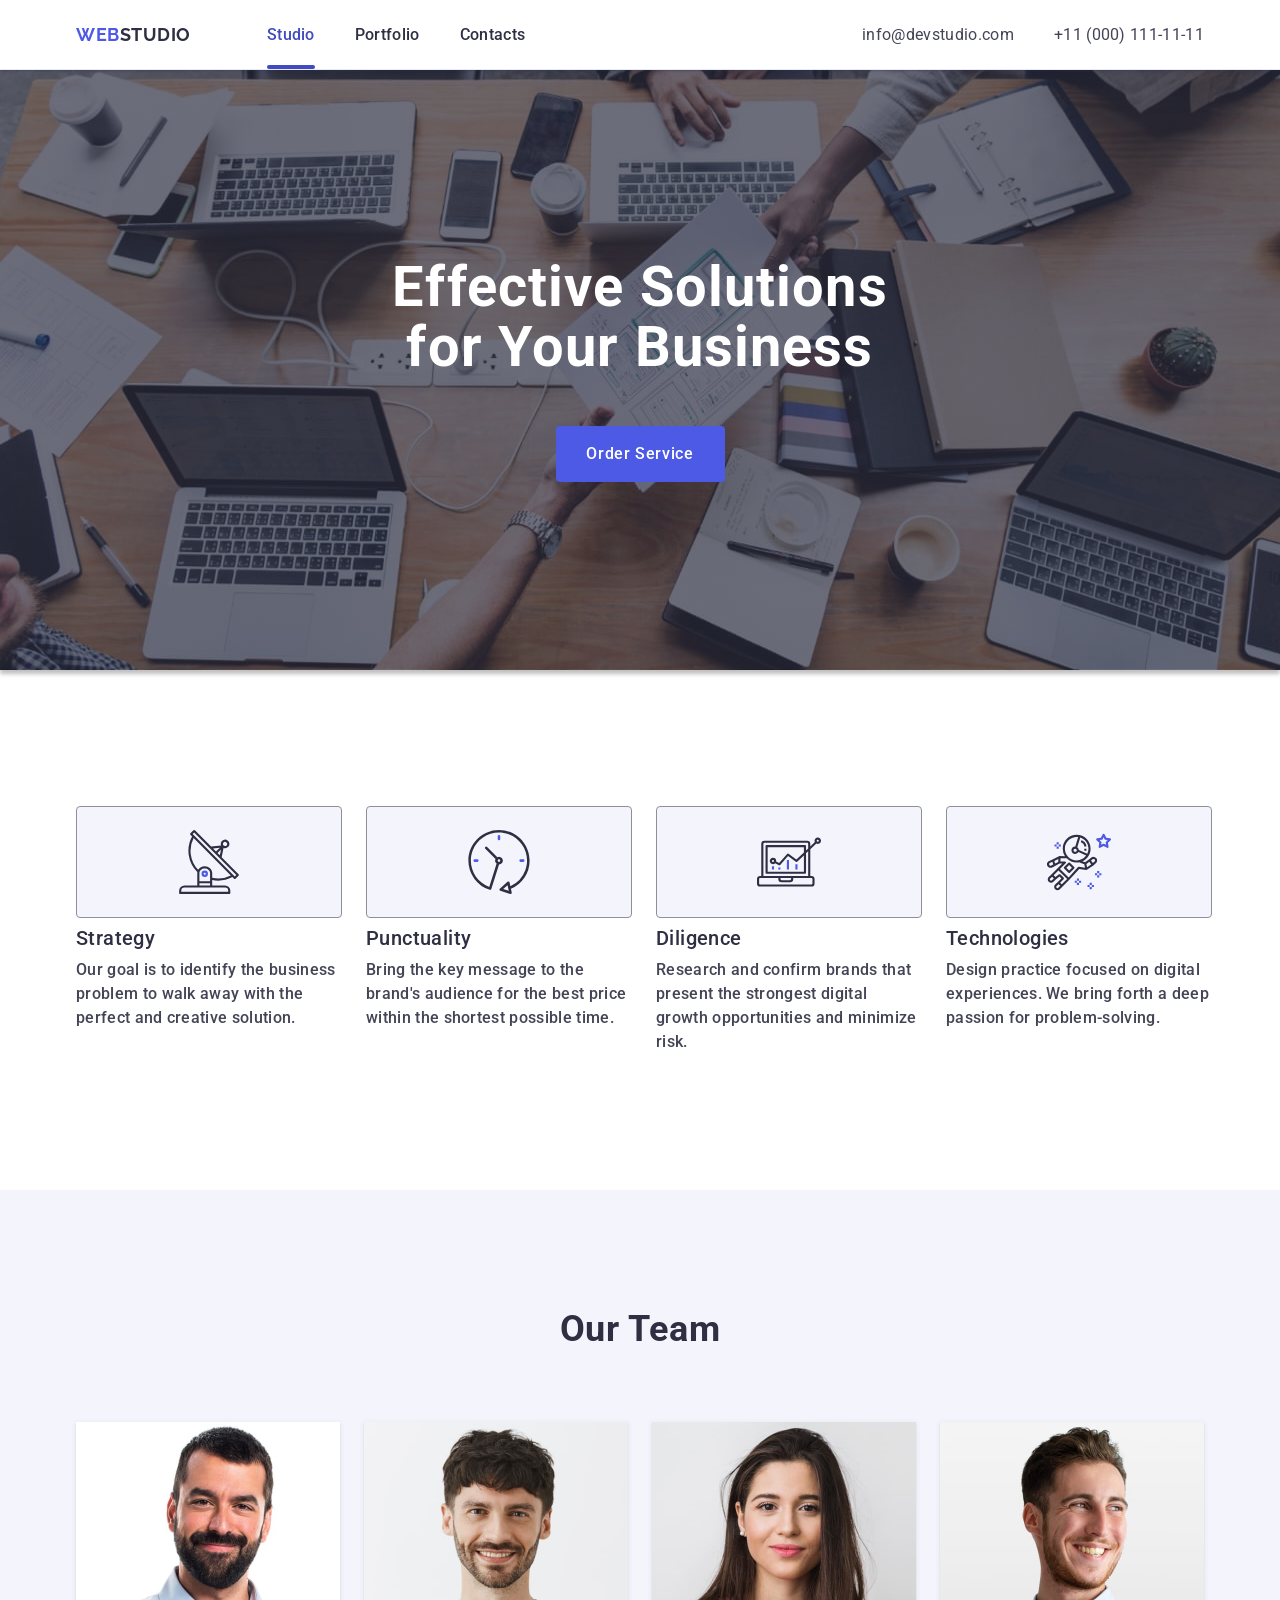
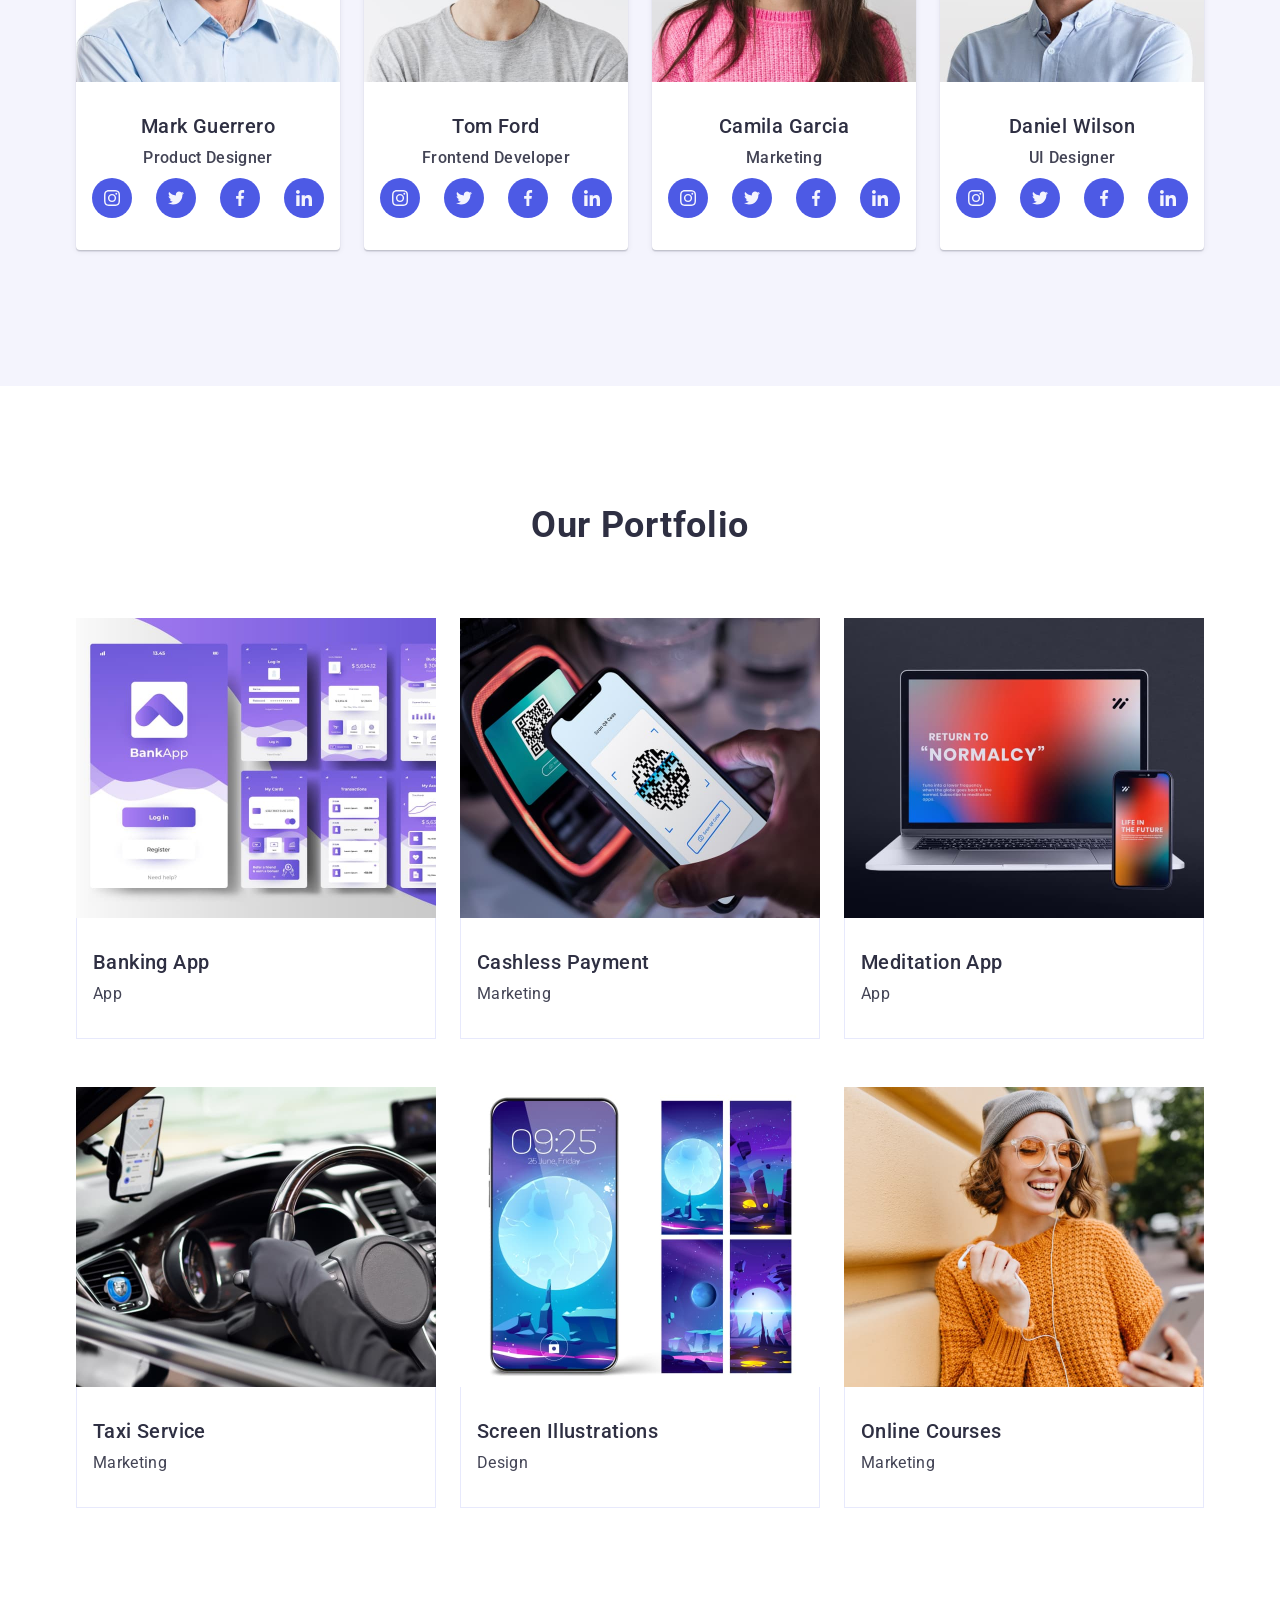
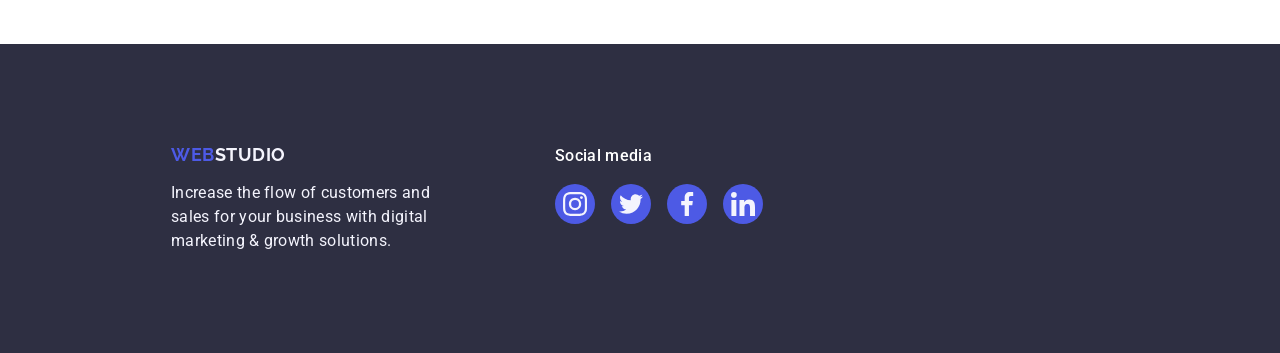
<file: index.html>
<!DOCTYPE html>
<html lang="en">
  <head>
    <meta charset="UTF-8" />
    <meta name="viewport" content="width=device-width, initial-scale=1.0" />
    <link rel="preconnect" href="https://fonts.googleapis.com" />
    <link rel="preconnect" href="https://fonts.gstatic.com" crossorigin />
    <link
      href="https://fonts.googleapis.com/css2?family=Raleway:ital,wght@0,700;1,700&family=Roboto:ital,wght@0,100..900;1,100..900&display=swap"
      rel="stylesheet"
    />
    <title>Document</title>
    <link
      rel="stylesheet"
      href="https://cdnjs.cloudflare.com/ajax/libs/modern-normalize/3.0.1/modern-normalize.min.css"
      integrity="sha512-q6WgHqiHlKyOqslT/lgBgodhd03Wp4BEqKeW6nNtlOY4quzyG3VoQKFrieaCeSnuVseNKRGpGeDU3qPmabCANg=="
      crossorigin="anonymous"
      referrerpolicy="no-referrer"
    />
    <link rel="stylesheet" href="./css/style.css" />
  </head>
  <body>
    <header class="page-header">
      <div class="container">
        <nav class="nav-header">
          <a href="./index.html" class="logo-header"
            >Web<span class="color">Studio</span></a
          >
          <ul class="nav-header-list">
            <li>
              <a href="./index.html" class="nav-header-item studio-item"
                >Studio</a
              >
            </li>
            <li>
              <a href="#portfolio" class="nav-header-item">Portfolio</a>
            </li>
            <li>
              <a href="" class="nav-header-item">Contacts</a>
            </li>
          </ul>
        </nav>
        <address class="address-header">
          <ul class="address-header-list">
            <li>
              <a href="mailto:info@devstudio.com" class="address-item"
                >info@devstudio.com</a
              >
            </li>
            <li>
              <a href="tel:+110001111111" class="address-item"
                >+11 (000) 111-11-11</a
              >
            </li>
          </ul>
        </address>
      </div>
    </header>
    <main>
      <section class="main-section">
        <div class="container">
          <h1 class="main-section-text">
            Effective Solutions for Your Business
          </h1>
          <button type="button" class="main-section-button">
            Order Service
          </button>
        </div>
      </section>
      <!--Second section-->
      <section class="second-section">
        <div class="container">
          <h2 class="visually-hidden">Our benefits</h2>
          <ul class="second-section-list">
            <li class="second-section-list-item">
              <div class="second-section-picture">
                <svg class="icon" width="64" height="64">
                  <use href="./images/icons.svg#icon-antenna"></use>
                </svg>
              </div>
              <h3 class="second-section-header">Strategy</h3>
              <p class="second-section-text">
                Our goal is to identify the business problem to walk away with
                the perfect and creative solution.
              </p>
            </li>

            <li class="second-section-list-item">
              <div class="second-section-picture">
                <svg class="icon" width="64" height="64">
                  <use href="./images/icons.svg#icon-clock"></use>
                </svg>
              </div>
              <h3 class="second-section-header">Punctuality</h3>
              <p class="second-section-text">
                Bring the key message to the brand's audience for the best price
                within the shortest possible time.
              </p>
            </li>

            <li class="second-section-list-item">
              <div class="second-section-picture">
                <svg class="icon" width="64" height="64">
                  <use href="./images/icons.svg#icon-diagram"></use>
                </svg>
              </div>
              <h3 class="second-section-header">Diligence</h3>
              <p class="second-section-text">
                Research and confirm brands that present the strongest digital
                growth opportunities and minimize risk.
              </p>
            </li>

            <li class="second-section-list-item">
              <div class="second-section-picture">
                <svg class="icon" width="64" height="64">
                  <use href="./images/icons.svg#icon-astronaut"></use>
                </svg>
              </div>
              <h3 class="second-section-header">Technologies</h3>
              <p class="second-section-text">
                Design practice focused on digital experiences. We bring forth a
                deep passion for problem-solving.
              </p>
            </li>
          </ul>
        </div>
      </section>
      <!--End second section-->
      <section class="team-section">
        <div class="container">
          <h2 class="team-section-header">Our Team</h2>
          <ul class="team-section-list">
            <li class="team-section-item">
              <img
                src="./images/photo-1.jpg"
                alt="Mark Guerrero"
                class="team-image"
              />
              <div class="team-section-item-text">
                <h3 class="team-section-name">Mark Guerrero</h3>
                <p class="team-section-title">Product Designer</p>
                <ul class="team-sosial-media-list">
                  <li class="team-sosial-media-list-item">
                    <a
                      href="https://www.instagram.com/"
                      class="team-sosial-media-list-link"
                    >
                      <svg width="16" height="16" class="team-icon">
                        <use href="./images/icons.svg#icon-instagram"></use>
                      </svg>
                    </a>
                  </li>
                  <li class="team-sosial-media-list-item">
                    <a
                      href="https://twitter.com"
                      class="team-sosial-media-list-link"
                    >
                      <svg width="16" height="16" class="team-icon">
                        <use href="./images/icons.svg#icon-twitter"></use>
                      </svg>
                    </a>
                  </li>
                  <li class="team-sosial-media-list-item">
                    <a
                      href="https://facebook.com/"
                      class="team-sosial-media-list-link"
                    >
                      <svg width="16" height="16" class="team-icon">
                        <use href="./images/icons.svg#icon-facebook"></use>
                      </svg>
                    </a>
                  </li>
                  <li class="team-sosial-media-list-item">
                    <a
                      href="https://www.linkedin.com/"
                      class="team-sosial-media-list-link"
                    >
                      <svg width="16" height="16" class="team-icon">
                        <use href="./images/icons.svg#icon-linkedin"></use>
                      </svg>
                    </a>
                  </li>
                </ul>
              </div>
            </li>
            <li class="team-section-item">
              <img
                src="./images/photo-2.jpg"
                alt="Tom Ford"
                class="team-image"
              />
              <div class="team-section-item-text">
                <h3 class="team-section-name">Tom Ford</h3>
                <p class="team-section-title">Frontend Developer</p>
                <ul class="team-sosial-media-list">
                  <li class="team-sosial-media-list-item">
                    <a
                      href="https://www.instagram.com/"
                      class="team-sosial-media-list-link"
                    >
                      <svg width="16" height="16" class="team-icon">
                        <use href="./images/icons.svg#icon-instagram"></use>
                      </svg>
                    </a>
                  </li>
                  <li class="team-sosial-media-list-item">
                    <a
                      href="https://twitter.com"
                      class="team-sosial-media-list-link"
                      ><svg width="16" height="16" class="team-icon">
                        <use href="./images/icons.svg#icon-twitter"></use>
                      </svg>
                    </a>
                  </li>
                  <li class="team-sosial-media-list-item">
                    <a
                      href="https://facebook.com/"
                      class="team-sosial-media-list-link"
                    >
                      <svg width="16" height="16" class="team-icon">
                        <use href="./images/icons.svg#icon-facebook"></use>
                      </svg>
                    </a>
                  </li>
                  <li class="team-sosial-media-list-item">
                    <a
                      href="https://www.linkedin.com/"
                      class="team-sosial-media-list-link"
                    >
                      <svg width="16" height="16" class="team-icon">
                        <use href="./images/icons.svg#icon-linkedin"></use>
                      </svg>
                    </a>
                  </li>
                </ul>
              </div>
            </li>
            <li class="team-section-item">
              <img
                src="./images/photo-3.jpg"
                alt="Camila Garcia"
                class="team-image"
              />
              <div class="team-section-item-text">
                <h3 class="team-section-name">Camila Garcia</h3>
                <p class="team-section-title">Marketing</p>
                <ul class="team-sosial-media-list">
                  <li class="team-sosial-media-list-item">
                    <a
                      href="https://www.instagram.com/"
                      class="team-sosial-media-list-link"
                    >
                      <svg width="16" height="16" class="team-icon">
                        <use href="./images/icons.svg#icon-instagram"></use>
                      </svg>
                    </a>
                  </li>
                  <li class="team-sosial-media-list-item">
                    <a
                      href="https://twitter.com"
                      class="team-sosial-media-list-link"
                    >
                      <svg width="16" height="16" class="team-icon">
                        <use href="./images/icons.svg#icon-twitter"></use>
                      </svg>
                    </a>
                  </li>
                  <li class="team-sosial-media-list-item">
                    <a
                      href="https://facebook.com/"
                      class="team-sosial-media-list-link"
                      ><svg width="16" height="16" class="team-icon">
                        <use href="./images/icons.svg#icon-facebook"></use>
                      </svg>
                    </a>
                  </li>
                  <li class="team-sosial-media-list-item">
                    <a
                      href="https://www.linkedin.com/"
                      class="team-sosial-media-list-link"
                    >
                      <svg width="16" height="16" class="team-icon">
                        <use href="./images/icons.svg#icon-linkedin"></use>
                      </svg>
                    </a>
                  </li>
                </ul>
              </div>
            </li>
            <li class="team-section-item">
              <img
                src="./images/photo-4.jpg"
                alt="Daniel Wilson"
                class="team-image"
              />
              <div class="team-section-item-text">
                <h3 class="team-section-name">Daniel Wilson</h3>
                <p class="team-section-title">UI Designer</p>
                <ul class="team-sosial-media-list">
                  <li class="team-sosial-media-list-item">
                    <a
                      href="https://www.instagram.com/"
                      class="team-sosial-media-list-link"
                    >
                      <svg width="16" height="16" class="team-icon">
                        <use href="./images/icons.svg#icon-instagram"></use>
                      </svg>
                    </a>
                  </li>
                  <li class="team-sosial-media-list-item">
                    <a
                      href="https://twitter.com"
                      class="team-sosial-media-list-link"
                    >
                      <svg width="16" height="16" class="team-icon">
                        <use href="./images/icons.svg#icon-twitter"></use>
                      </svg>
                    </a>
                  </li>
                  <li class="team-sosial-media-list-item">
                    <a
                      href="https://facebook.com/"
                      class="team-sosial-media-list-link"
                    >
                      <svg width="16" height="16" class="team-icon">
                        <use href="./images/icons.svg#icon-facebook"></use>
                      </svg>
                    </a>
                  </li>
                  <li class="team-sosial-media-list-item">
                    <a
                      href="https://www.linkedin.com/"
                      class="team-sosial-media-list-link"
                    >
                      <svg width="16" height="16" class="team-icon">
                        <use href="./images/icons.svg#icon-linkedin"></use>
                      </svg>
                    </a>
                  </li>
                </ul>
              </div>
            </li>
          </ul>
        </div>
      </section>
      <!--Portfolio section-->
      <section class="portfolio-section" id="portfolio">
        <div class="container">
          <h2 class="portfolio-section-header">Our portfolio</h2>
          <ul class="portfolio-section-list">
            <li class="portfolio-section-list-item">
              <div class="box">
                <img
                  src="./images/portfolio1.jpg"
                  alt="Banking App"
                  class="portfolio-image"
                />
                <p class="overlay-text">
                  14 Stylish and User-Friendly App Design Concepts · Task
                  Manager App · Calorie Tracker App · Exotic Fruit Ecommerce App
                  · Cloud Storage App
                </p>
              </div>
              <div class="portfolio-section-item-text-together">
                <h3 class="portfolio-section-item-header">Banking App</h3>
                <p class="portfolio-cection-item-txt">App</p>
              </div>
            </li>
            <li class="portfolio-section-list-item">
              <div class="box">
                <img
                  src="./images/portfolio2.jpg"
                  alt="Cashless Payment"
                  class="portfolio-image"
                />
                <p class="overlay-text">
                  14 Stylish and User-Friendly App Design Concepts · Task
                  Manager App · Calorie Tracker App · Exotic Fruit Ecommerce App
                  · Cloud Storage App
                </p>
              </div>
              <div class="portfolio-section-item-text-together">
                <h3 class="portfolio-section-item-header">Cashless Payment</h3>
                <p class="portfolio-cection-item-txt">Marketing</p>
              </div>
            </li>

            <li class="portfolio-section-list-item">
              <div class="box">
                <img
                  src="./images/portfolio3.jpg"
                  alt="Meditation App"
                  class="portfolio-image"
                />
                <p class="overlay-text">
                  14 Stylish and User-Friendly App Design Concepts · Task
                  Manager App · Calorie Tracker App · Exotic Fruit Ecommerce App
                  · Cloud Storage App
                </p>
              </div>

              <div class="portfolio-section-item-text-together">
                <h3 class="portfolio-section-item-header">Meditation App</h3>
                <p class="portfolio-cection-item-txt">App</p>
              </div>
            </li>
            <li class="portfolio-section-list-item">
              <div class="box">
                <img
                  src="./images/portfolio4.jpg"
                  alt="Taxi Service"
                  class="portfolio-image"
                />
                <p class="overlay-text">
                  14 Stylish and User-Friendly App Design Concepts · Task
                  Manager App · Calorie Tracker App · Exotic Fruit Ecommerce App
                  · Cloud Storage App
                </p>
              </div>

              <div class="portfolio-section-item-text-together">
                <h3 class="portfolio-section-item-header">Taxi Service</h3>
                <p class="portfolio-cection-item-txt">Marketing</p>
              </div>
            </li>
            <li class="portfolio-section-list-item">
              <div class="box">
                <img
                  src="./images/portfolio5.jpg"
                  alt="Screen Illustrations"
                  class="portfolio-image"
                />
                <p class="overlay-text">
                  14 Stylish and User-Friendly App Design Concepts · Task
                  Manager App · Calorie Tracker App · Exotic Fruit Ecommerce App
                  · Cloud Storage App
                </p>
              </div>

              <div class="portfolio-section-item-text-together">
                <h3 class="portfolio-section-item-header">
                  Screen Illustrations
                </h3>
                <p class="portfolio-cection-item-txt">Design</p>
              </div>
            </li>
            <li class="portfolio-section-list-item">
              <div class="box">
                <img
                  src="./images/portfolio6.jpg"
                  alt="Online Courses"
                  class="portfolio-image"
                />
                <p class="overlay-text">
                  14 Stylish and User-Friendly App Design Concepts · Task
                  Manager App · Calorie Tracker App · Exotic Fruit Ecommerce App
                  · Cloud Storage App
                </p>
              </div>

              <div class="portfolio-section-item-text-together">
                <h3 class="portfolio-section-item-header">Online Courses</h3>
                <p class="portfolio-cection-item-txt">Marketing</p>
              </div>
            </li>
          </ul>
        </div>
      </section>
    </main>
    <footer class="page-footer">
      <div class="container footer-container">
        <div class="footer-text">
          <a href="./index.html" class="logo-footer"
            >Web<span class="color-footer">Studio</span></a
          >
          <p class="txt-footer">
            Increase the flow of customers and sales for your business with
            digital marketing & growth solutions.
          </p>
        </div>

        <div class="footer-sosial-media">
          <p class="footer-sosial-media-title">Social media</p>
          <ul class="footer-sosial-media-list">
            <li class="footer-sosial-media-list-item">
              <a href="https://www.instagram.com/" class="icon-footer">
                <svg class="icon-footer-item" width="24" height="24">
                  <use href="./images/icons.svg#icon-instagram"></use>
                </svg>
              </a>
            </li>
            <li class="footer-sosial-media-list-item">
              <a href="https://twitter.com" class="icon-footer"
                ><svg class="icon-footer-item" width="24" height="24">
                  <use href="./images/icons.svg#icon-twitter"></use>
                </svg>
              </a>
            </li>
            <li class="footer-sosial-media-list-item">
              <a href="https://facebook.com/" class="icon-footer">
                <svg class="icon-footer-item" width="24" height="24">
                  <use href="./images/icons.svg#icon-facebook"></use>
                </svg>
              </a>
            </li>
            <li class="footer-sosial-media-list-item">
              <a href="https://www.linkedin.com/" class="icon-footer">
                <svg class="icon-footer-item" width="24" height="24">
                  <use href="./images/icons.svg#icon-linkedin"></use>
                </svg>
              </a>
            </li>
          </ul>
        </div>
      </div>
    </footer>
  </body>
</html>
</file>
<file: css/style.css>
body {
    background-color: #ffffff;
    color: #434455;
    font-size: 16px;
    line-height: 1,5;
    letter-spacing: 2%;
    font-family: "Roboto", sans-serif;
}

a {
    text-decoration: none;
    color: #434455;
    font-size: 12px;
    line-height: 1,333;
    letter-spacing: 4%;
}

li {
    list-style-type: none;
    margin: 0;
    padding-left: 0;
}

ul {
    padding: 0;
}

a:hover,
a:focus
{
    color: #4D5AE5;
}

.color {
    color: #2e2f42;
}

h1, h2, h3, h4, h5, h6 {
    margin: 0;
}
p {
    margin: 0;
}

img {
    display: block;
}

.visually-hidden {
    position: absolute;
    width: 1px;
    height: 1px;
    margin: -1px;
    border: 0;
    padding: 0;
    white-space: nowrap;
    clip-path: inset(100%);
    clip:rect(0 0 0 0);
    overflow: hidden;
}

.container {
    max-width: 1158px;
    padding-left: 15px;
    padding-right: 15px;
    margin: 0 auto;
}

.page-header {
    border-bottom: 1px solid #e7e9fc;
    box-shadow: 0px 2px 1px rgba(46, 47, 66, 0.08),
        0px 1px 1px rgba(46, 47, 66, 0.16),
        0px 1px 6px rgba(46, 47, 66, 0.08);
    position: sticky;
    top: 0;
    z-index: 999;
    background-color: #ffffff;
}

.page-header .container {
    display: flex;
    align-items: center;
}

.logo-header {
    text-transform: uppercase;
    font-family: "Raleway", sans-serif;
    font-weight: 700;
    font-size: 18px;
    line-height: 1.17;
    letter-spacing: 0.03em;
    color: #4d5ae5;
    margin-right: 76px;
    padding: 24px 0;
    margin-right: 76px;
}

.nav-header {
    display: flex;
    align-items: center;
}

.nav-header-list {
    display: flex;
    justify-content: center;
    gap: 40px;
}

.nav-header-item {
    font-weight: 500;
    font-size: 16px;
    line-height: 1.5;
    letter-spacing: 0.02em;
    color: #2e2f42;
    transition-property: color;
    transition-duration: 250ms;
    transition-timing-function: cubic-bezier(0.4, 0, 0.2, 1);
    padding: 24px 0;
}

.studio-item {
    position: relative;
    color: #404bbf;
}

.studio-item::after {
    content: "";
    width: 100%;
    position: absolute;
    left: 0;
    bottom: -1px;
    height: 4px;
    background-color: #404bbf;
    border-radius: 2px;
}

.nav-header:hover,
.nav-header:focus {
    color: #404bbf;
}

.address-header {
    font-style: normal;
    margin-left: auto;
}

.address-header-list {
    display: flex;
    align-items: center;
    gap: 40px;
}

.address-item {
    font-size: 16px;
    line-height: 1.5;
    letter-spacing: 0.02em;
    transition-property: color;
    transition-duration: 250ms;
    transition-timing-function: cubic-bezier(0.4, 0, 0.2, 1);
}

.address-item:hover,
.address-item:focus {
    color: #404bbf;
}

.main-section {
    display: flex;
    background-color: #2E2F42;
    color: #ffffff;
    justify-content: center;
    padding-top: 188px;
    padding-bottom: 188px;
    background-image: linear-gradient(rgba(46, 47, 66, 70%), rgba(46, 47, 66, 70%)), 
    url(../images/people-office.jpg);
    background-repeat: no-repeat;
    background-position: center;
    background-size: cover;
    box-shadow: 0px 4px 4px 0pX rgba(0, 0, 0, 0.25);
    max-width: 1440px;
    margin: 0 auto;
}

.main-section .container {
    display: flex;
    flex-direction: column;
    align-items: center;
}
.main-section-text {
    font-weight: bold;
    font-size: 56px;
    letter-spacing: 0.02em;
    line-height: 1.07;
    margin-bottom: 48px;
    max-width: 496px;
    text-align: center;
}

.main-section-button {
    font-family: "Roboto", sans-serif;
    color: #ffffff;
    background-color: #4D5AE5;
    cursor: pointer;
    font-weight: 500;
    font-size: 16px;
    line-height: 1.5;
    letter-spacing: 0.04em;
    display: block;
    min-width: 169px;
    height: 56px;
    border: none;
    border-radius: 4px;
    transition-property: background-color;
    transition-duration: 250ms;
    transition-timing-function: cubic-bezier(0.4, 0, 0.2, 1);
}

.main-section-button:hover,
.main-section-button:focus {
    background-color: #404BBF;
}

.second-section {
    display: flex;
    padding: 120px 0;
    justify-content: center;
}


.second-section-list {
    display: flex;
    gap: 24px;
}


.second-section-list-item {
    flex-basis: calc((100% - 72px) / 4);
}

.second-section-picture {
    box-sizing: border-box;
    border: 1px solid #8E8F99;
    border-radius: 4px;
    display: flex;
    align-items: center;
    justify-content: center;
    margin-bottom: 8px;
    padding: 24px 100px;
    background-color: #F4F4FD;
    height: 112px;
}

.second-section-header {
    font-weight: 500;
    font-size: 20px;
    line-height: 1.2;
    text-align: center;
    letter-spacing: 0.02em;
    text-transform: capitalize;
    color: #2e2f42;
    margin-bottom: 8px;
    text-align: left;
}

.second-section-text {
    font-weight: 500;
    font-size: 16px;
    letter-spacing: 0.02em;
    line-height: 1.5;
    color: #434455;
}

.team-section {
    display: flex;
    background-color: #F4F4FD;
    text-align: center;
    padding: 120px 0;
    align-items: center;
    justify-content: center;
}

.team-section-list {
    display: flex;
    gap: 24px;
}

.team-section-item {
    width: calc((100% - 72px) / 4);
    background-color: #FFFFFF;
    border-radius: 0 0 4px 4px;
    box-shadow: 0px 1px 6px rgba(46, 47, 66, 0.08),
    0px 1px 1px rgba(46, 47, 66, 0.16),
    0px 2px 1px rgba(46, 47, 66, 0.08);
}

.team-section-header {
    font-size: 36px;
    line-height: 1.11;
    text-align: center;
    letter-spacing: 0.02em;
    text-transform: capitalize;
    color: #2e2f42;
    margin-bottom: 72px;
}

.team-image {
    max-width: 100%;
}
.team-section-item-text {
    padding-top: 32px;
    padding-bottom: 32px;
}
.team-section-name {
    font-weight: 500;
    font-size: 20px;
    letter-spacing: 0.02em;
    line-height: 1.2;
    color: #2e2f42;
    margin-bottom: 8px;
    text-align: center;
}

.team-section-title {
    font-weight: 500;
    font-size: 16px;
    letter-spacing: 0.02em;
    line-height: 1.5;
    color: #434455;
    text-align: center;
    margin-bottom: 8px;
}

.team-sosial-media-list {
    display: flex;
    justify-content: center;
    gap: 24px;
    padding: 0;
}

.team-sosial-media-list-item {
    
    width: 40px;
    height: 40px;
}

.team-sosial-media-list-link {
    width: 100%;
    height: 100%;
    background-color: #4d5ae5;
    border-radius: 50%;
    display: flex;
    align-items: center;
    justify-content: center;
    transition-property: background-color;
    transition-duration: 250ms;
    transition-timing-function: cubic-bezier(0.4, 0, 0.2, 1);
}

.team-sosial-media-list-link:hover,
.team-sosial-media-list-link:focus {
    background-color: #404bbf;
}
.team-icon {
    fill: #f4f4fd;
}

.portfolio-section {
    padding: 120px 0;
}

.portfolio-section-header {
    font-size: 36px;
    line-height: 1.11;
    letter-spacing: 0.02em;
    text-transform: capitalize;
    color: #2e2f42;
    margin-bottom: 72px;
    text-align: center;
}

.portfolio-section-list {
    display: flex;
    flex-wrap: wrap;
    row-gap: 48px;
    column-gap: 24px;
}

.portfolio-section-list-item {
    width: calc((100% - 48px) / 3);
    transition-property: box-shadow;
    transition-duration: 250ms;
    transition-timing-function: cubic-bezier(0.4, 0, 0.2, 1);
}

.portfolio-section-list-item:hover {
    box-shadow: 0 2px 1px 0 rgba(46, 47, 66, 0.08), 0 1px 1px 0 rgba(46, 47, 66, 0.16), 0 1px 6px 0 rgba(46, 47, 66, 0.08);
}

.box {
    position: relative;
    overflow: hidden;
}

.overlay-text {
    background-color: #4d5ae5;
    position: absolute;
    top: 0;
    left: 0;
    width: 100%;
    height: 100%;
    transform: translateY(100%);
    transition: transform 250ms cubic-bezier(0.4, 0, 0.2, 1);
    padding: 40px 32px;
    font-weight: 400;
    font-size: 16px;
    line-height: 150%;
    letter-spacing: 0.02em;
    color: #F4F4FD;
}

.box:hover .overlay-text {
    transform: translateY(0);
}
.portfolio-image {
    max-width: 100%;
}

.portfolio-section-item-text-together {
    box-sizing: border-box;
    padding: 32px 16px;
    border: 1px solid #e7e9fc;
    border-top: none;
}

.portfolio-section-item-header {
    font-weight: 500;
    font-size: 20px;
    letter-spacing: 0.02em;
    line-height: 1.2;
    color: #2e2f42;
    text-align: left;
    margin-bottom: 8px;
}

.portfolio-cection-item-txt {
    font-size: 16px;
    line-height: 1.5;
    letter-spacing: 0.02em;
    text-align: left;
}

.page-footer {
    background-color: #2E2F42;
    padding-top: 100px;
    padding-bottom: 100px;
    display: flex;
    text-align: start;
}

.footer-container {
    margin-left: 156px;
    display: flex;
    align-items: baseline;
}

.footer-text {
    margin-right: 120px;
    max-width: 264px;
}

.logo-footer {
    display: inline-block;
    margin-bottom: 16px;
    text-transform: uppercase;
    font-family: "Raleway", sans-serif;
    font-weight: 700;
    font-size: 18px;
    line-height: 1.17;
    letter-spacing: 0.03em;
    color: #4d5ae5;
}

.color-footer {
    color:#f4f4fd
}

.txt-footer {
    line-height: 1.5;
    color:#F4F4FD;
    letter-spacing: 0.02em;
}

.footer-sosial-media-title {
    font-weight: 500;
    font-size: 16px;
    line-height: 150%;
    letter-spacing: 0.02em;
    color: #ffffff;
    margin-bottom: 16px;
}

.footer-sosial-media-list {
    display: flex;
    gap: 16px;
    padding: 0;
}

.footer-sosial-media-list-item {
    width: 40px;
    height: 40px;
}

.icon-footer {
    width: 100%;
    height: 100%;
    border-radius: 50%;
    display: flex;
    align-items: center;
    justify-content: center;
    background-color: #4D5AE5;
    transition-property: background-color;
    transition-duration: 250ms;
    transition-timing-function: cubic-bezier(0.4, 0, 0.2, 1);
}

.icon-footer:hover,
.icon-footer:focus {
    background-color: #31d0aa;
}

.icon-footer-item {
    fill: #f4f4fd;
}
</file>
